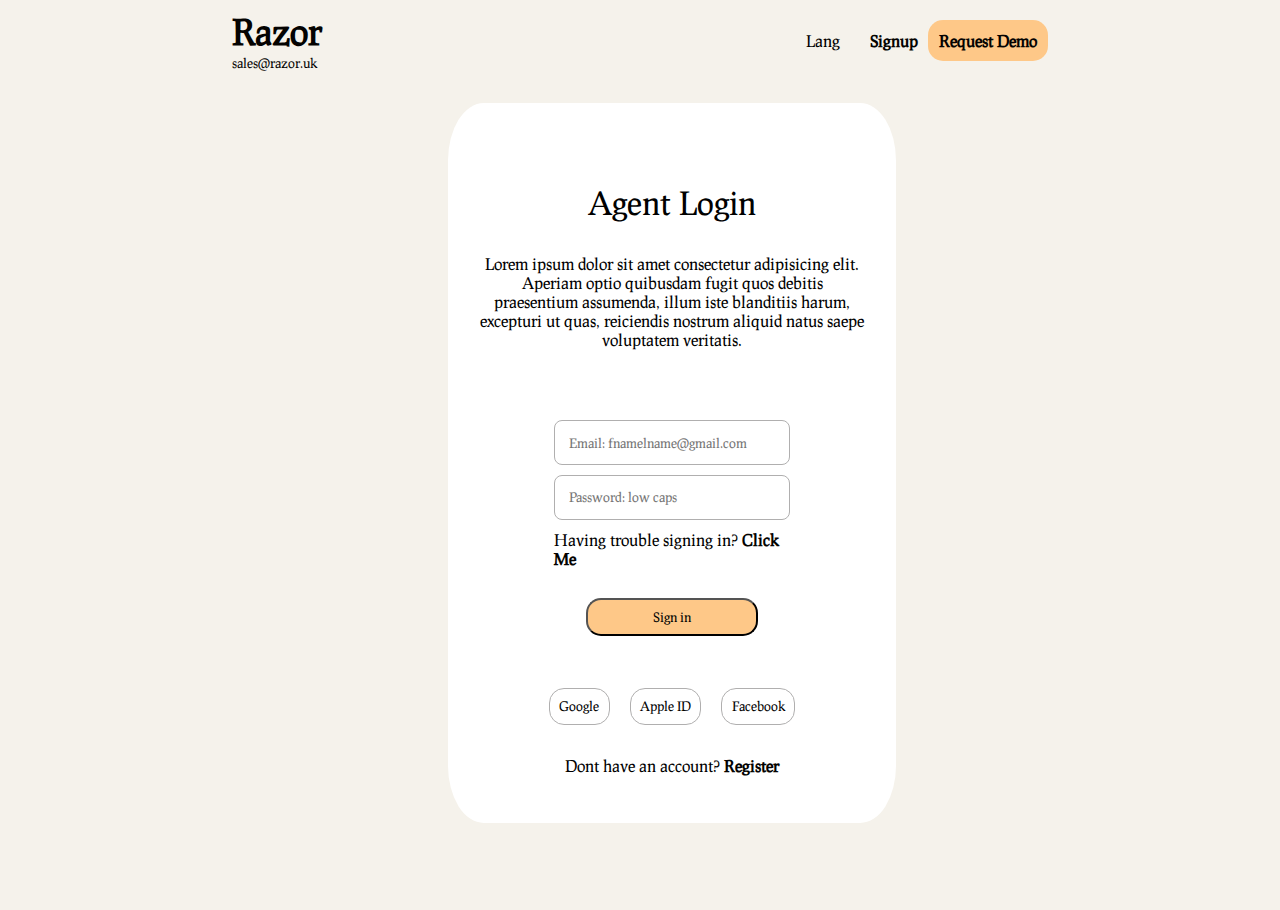
<file: index.html>
<!DOCTYPE html>
<html lang="en">
<head>
    <meta charset="UTF-8">
    <meta name="viewport" content="width=device-width, initial-scale=1.0">
    <title>Sign In Page</title>
    <link rel="stylesheet" href="style.css">
</head>
<body>
    <nav>
        <div class="left-side">
            <div class="logo">
                <a href="/">Razor</a>
            </div>
            <div class="link">
                <a href="#">sales@razor.uk</a>
            </div>
        </div>
        <div class="right-side">
            <div class="lang">Lang</div>
            <a href="#">Signup</a>
            <a href="#" class="btn btn-secondary">Request Demo</a>
        </div>
    </nav>

    <main>
        <div class="sign-in-form">
            <div class="titles">
                <h1>Agent Login</h1>
                <p>
                    Lorem ipsum dolor sit amet consectetur adipisicing elit. Aperiam optio quibusdam fugit quos debitis praesentium assumenda, illum iste blanditiis harum, excepturi ut quas, reiciendis nostrum aliquid natus saepe voluptatem veritatis.
                </p>
            </div>
            <form>
                <div class="form">
                    <div class="form-field">
                        <input type="text" placeholder="Email: fnamelname@gmail.com">
                    </div>
                    <div class="form-field">
                        <input type="password" placeholder="Password: low caps">
                    </div>
    
                    <div class="info">
                        <p>
                            Having trouble signing in? <a href="#">Click Me</a>
                        </p>
                    </div>
                </div>
                <button type="submit" class="btn btn-secondary">Sign in</button>
            </form>
            <div class="other-ways">
                <button class="btn">
                    <span></span>Google
                </button>
                <button class="btn">
                    <span></span>Apple ID
                </button>
                <button class="btn">
                    <span></span>Facebook
                </button>
            </div>
            <div class="link">
                <p>Dont have an account? <a href="#">Register</a></p>
            </div>
        </div>
    </main>

    <footer>
        <p></p>
    </footer>
</body>
</html>
</file>
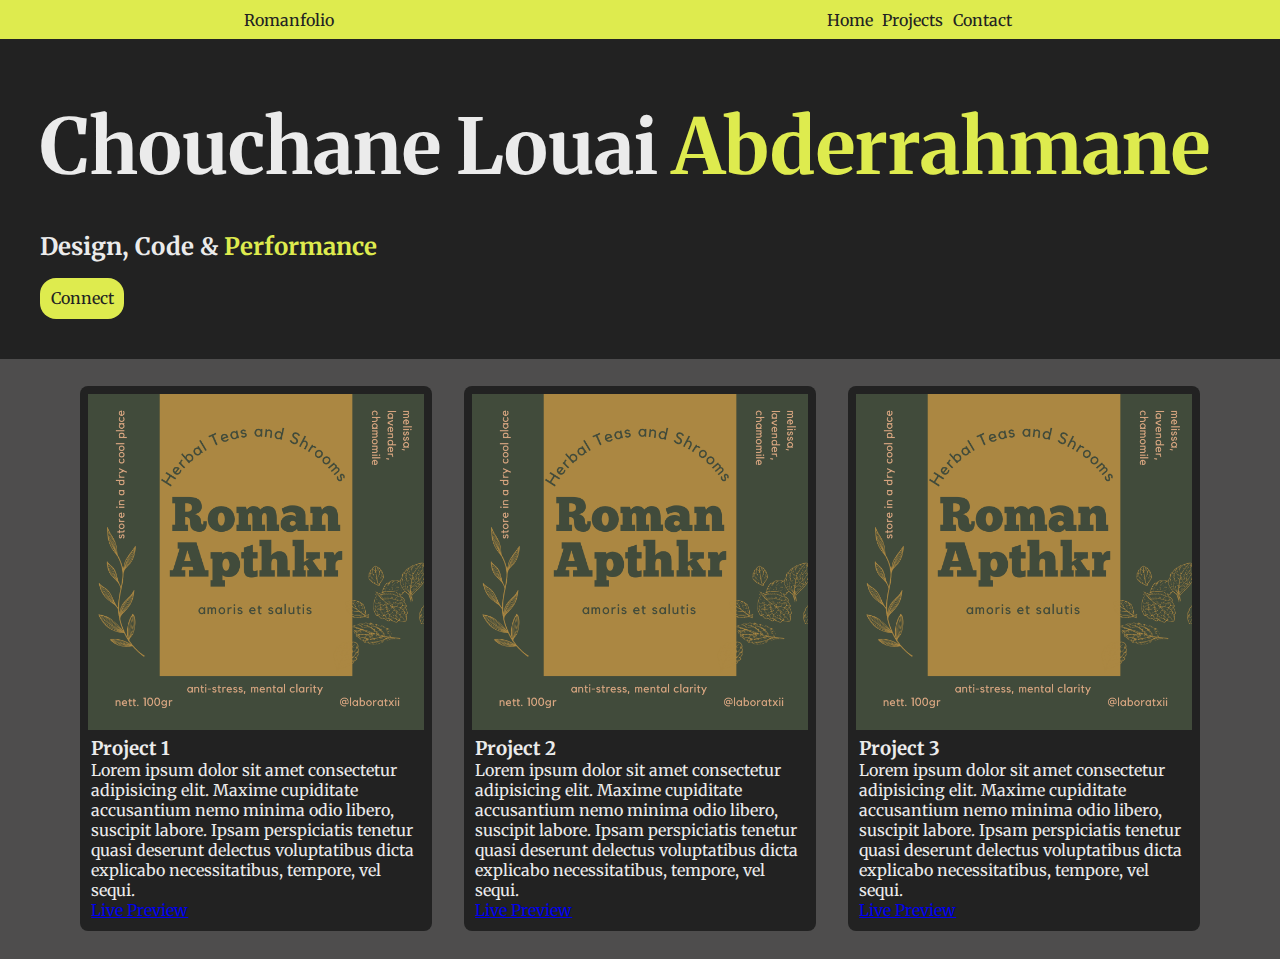
<file: romanfolio/index.html>
<!DOCTYPE html>
<html lang="en">
<head>
    <meta charset="UTF-8">
    <meta name="viewport" content="width=device-width, initial-scale=1.0">
    <title>Romanfolio</title>
    <link rel="stylesheet" href="style.css">
</head>
<body>
    <nav>
        <div class="logo">
            <a href="#">Romanfolio</a>
        </div>
        <div class="navbar">
            <div class="nav-item">
                <a href="#">Home</a>
            </div>
            <div class="nav-item">
                <a href="#">Projects</a>
            </div>
            <div class="nav-item">
                <a href="#">Contact</a>
            </div>
        </div>
    </nav>

    <main>
        <div class="hero">
            <div class="hero-text">
                <h1>Chouchane Louai <span>Abderrahmane</span></h1>
            </div>
            <div class="desc">
                <h2>Design, Code & <span>Performance</span></h2>
            </div>
            <div class="btn">
                <a href="#">Connect</a>
            </div>
        </div>

        <div id="projects">
            <div class="cards">
                <div class="card">
                    <div class="img">
                        <img src="img/img.png" alt="">
                    </div>
                    <div class="content">
                        <h3>Project 1</h3>
                        <p class="desc">
                            Lorem ipsum dolor sit amet consectetur adipisicing elit. Maxime cupiditate accusantium nemo minima odio libero, suscipit labore. Ipsam perspiciatis tenetur quasi deserunt delectus voluptatibus dicta explicabo necessitatibus, tempore, vel sequi.
                        </p>
                        <a href="#" class="live">Live Preview</a>
                    </div>
                </div>
                <div class="card">
                    <div class="img">
                        <img src="img/img.png" alt="">
                    </div>
                    <div class="content">
                        <h3>Project 2</h3>
                        <p class="desc">
                            Lorem ipsum dolor sit amet consectetur adipisicing elit. Maxime cupiditate accusantium nemo minima odio libero, suscipit labore. Ipsam perspiciatis tenetur quasi deserunt delectus voluptatibus dicta explicabo necessitatibus, tempore, vel sequi.
                        </p>
                        <a href="#" class="live">Live Preview</a>
                    </div>
                </div>
                <div class="card">
                    <div class="img">
                        <img src="img/img.png" alt="">
                    </div>
                    <div class="content">
                        <h3>Project 3</h3>
                        <p class="desc">
                            Lorem ipsum dolor sit amet consectetur adipisicing elit. Maxime cupiditate accusantium nemo minima odio libero, suscipit labore. Ipsam perspiciatis tenetur quasi deserunt delectus voluptatibus dicta explicabo necessitatibus, tempore, vel sequi.
                        </p>
                        <a href="#" class="live">Live Preview</a>
                    </div>
                </div>
            </div>
        </div>
    </main>

    <!-- <footer>
        <div class="rights">
            <p>All rights are reserved <span>2024</span></p>
        </div>
        <div class="links">

        </div>
    </footer> -->
</body>
</html>
</file>
<file: style.css>
@import url('https://fonts.googleapis.com/css2?family=Prociono&display=swap');
* {
    padding: 0;
    margin: 0;
    box-sizing: border-box;

    --bg-color: #F5F2EB;
    --btn-color: #FEC888;
    --txt-color: #040301;
    --white: #fff;
    --border-color: #b0afaf;

    font-family: "Prociono", serif;
    font-weight: 400;
    font-style: normal;
}

body {
    height: 100vh;
    width: 100vw;

    background-color: var(--bg-color);
}

/* navbar */
nav {
    margin: 10px 0;
    display: flex;
    width: 100%;
    justify-content: space-around;
}

nav .left-side {
    display: flex;
    flex-direction: column;
    align-items: flex-start;
}

nav .right-side {
    display: flex;
    justify-content: center;
    align-items: center;
    gap: 10px;
}

a {
    color: var(--txt-color);
    text-decoration: none;
    font-weight: bolder;

    transition: all 0.5s ease-in;
}

nav .right-side div {
    margin: 0 20px;
}

.logo a {
    font-size: 35px;
}

.left-side .link a {
    font-weight: lighter;
    font-size: small;
}

a:hover {
    text-decoration: underline;

}
/* Main */
main {
    width: 100%;
    height: 80%;
    display: flex;
    justify-content: center;
    align-items: center;

    margin: 2em;
}

.sign-in-form {
    height: 100%;
    width: 35%;

    padding: 2em;
    border-radius: 8%;

    background-color: var(--white);
    display: flex;
    flex-direction: column;
    justify-content: space-around;
}

.sign-in-form .titles {
    display: flex;
    flex-direction: column;

    justify-content: center;
    align-items: center;
    text-align: center
}

.titles h1 {
    margin: 1em;
}

form {
    width: 100%;
    display: flex;
    flex-direction: column;
    gap: 10px;

    padding: 20px;

    justify-content: center;
    align-items: center; 
}

.form {
    width: 80%;
    display: flex;
    flex-direction: column;
    gap: 10px;
    

    padding: 20px;

    justify-content: center;
    align-items: center; 
}

form .form-field {
    width: 100%;
    display: flex;
}

.form-field input {
    width: 100%;

    padding: 1em;
    border: solid 1px var(--border-color);
    border-radius: 8px;
}

.form .info {
    align-self: baseline;
}

form .btn {
    width: 50%;
}
.btn {
    padding: 0.7em;
    background-color: var(--white);

    border-radius: 15px;
}

.btn-secondary {
    background-color: var(--btn-color);
}

.other-ways {
    display: flex;
    justify-content: center;
    align-items: center;
}

.other-ways .btn{
    margin: 0 10px;
    border: 1px solid var(--border-color);
}

.sign-in-form .link {
    width: 100%;
    display: flex;
    align-items: center;
    justify-content: center;
}
</file>
<file: romanfolio/style.css>
@import url("https://fonts.googleapis.com/css2?family=Merriweather:ital,wght@0,300;0,400;0,700;0,900;1,300;1,400;1,700;1,900&display=swap");
* {
  padding: 0;
  margin: 0;
  box-sizing: border-box;
  font-family: "Merriweather", serif; }

body {
  background-color: #222;
  color: #ebebeb;
  height: 100vh;
  width: 100vw; }
  body nav {
    width: 100%;
    padding: 0.6em;
    background-color: #deeb4e;
    display: flex;
    align-items: center;
    justify-content: center; }
    body nav a {
      color: #222;
      text-decoration: none;
      transition: all 0.6s cubic-bezier(0.075, 0.82, 0.165, 1); }
      body nav a:hover {
        text-decoration: underline;
        color: #deeb4e; }
    body nav .navbar {
      display: flex;
      gap: 0.6em;
      margin: 0 1.5em; }
  body main {
    height: 100%;
    display: flex;
    flex-direction: column; }
    body main .hero {
      height: 100%;
      padding: 2.5em;
      display: flex;
      flex-direction: column;
      align-items: flex-start;
      justify-content: flex-start; }
      body main .hero span {
        color: #deeb4e; }
      body main .hero .hero-text {
        font-size: larger;
        margin: 1em 0; }
      body main .hero .desc {
        margin: 1em 0; }
      body main .hero .btn {
        background-color: #deeb4e;
        padding: 0.6em;
        border: transparent 1px solid;
        border-radius: 1em;
        transition: all 0.5s cubic-bezier(0.075, 0.82, 0.165, 1); }
        body main .hero .btn a {
          text-decoration: none;
          color: #222; }
        body main .hero .btn:hover {
          border: #deeb4e 1px solid;
          background-color: #222; }
          body main .hero .btn:hover a {
            color: #ebebeb; }
    body main #projects {
      width: 100%;
      background-color: #4e4d4d;
      display: flex;
      flex-direction: column;
      align-items: center; }
      body main #projects .cards {
        display: flex;
        flex-direction: column;
        padding: 1em; }
        body main #projects .cards .card {
          display: flex;
          flex-direction: column;
          background-color: #222;
          margin: 0.7em 0;
          padding: 0.5em;
          border-radius: 0.5em; }
          body main #projects .cards .card img {
            width: 50%; }
  @media screen and (min-width: 835px) {
    body nav {
      justify-content: space-around; }
    body .hero-text h1 {
      font-size: 4em; }
    body main #projects .cards {
      width: 70%; }
      body main #projects .cards .card {
        flex-direction: row; }
        body main #projects .cards .card img {
          width: 100%; }
        body main #projects .cards .card .content {
          margin: 0.2em; } }
  @media screen and (min-width: 1200px) {
    body nav {
      justify-content: space-around; }
    body .hero-text h1 {
      font-size: 4em; }
    body main #projects .cards {
      flex-direction: row;
      gap: 2em;
      width: 90%; }
      body main #projects .cards .card {
        flex-direction: column; }
        body main #projects .cards .card img {
          width: 100%; }
        body main #projects .cards .card .content {
          margin: 0.2em; } }

/*# sourceMappingURL=style.css.map */
</file>
